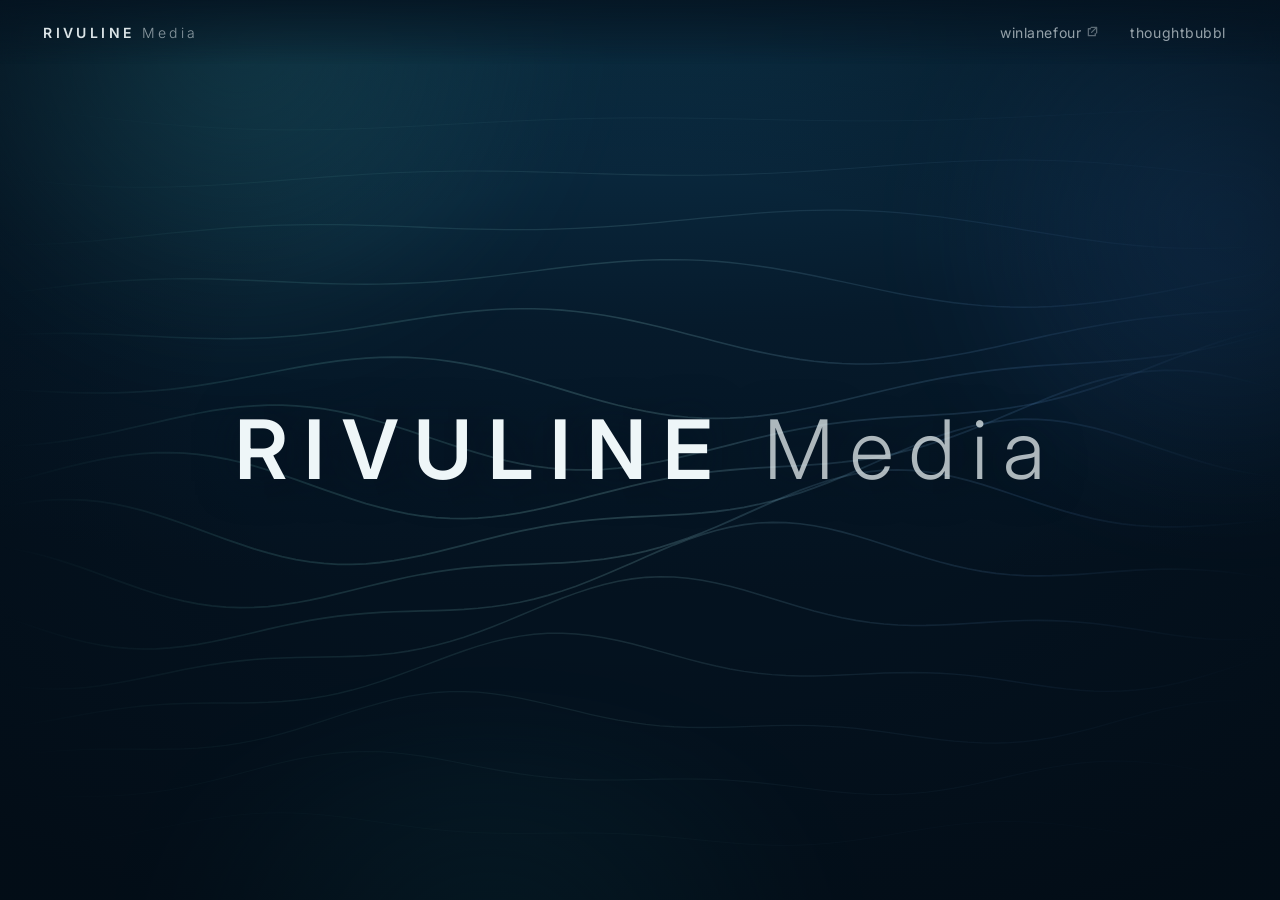
<file: index.html>
<!DOCTYPE html>
<html lang="en">
<head>
<meta charset="utf-8">
<meta name="viewport" content="width=device-width, initial-scale=1">
<title>RIVULINE Media</title>
<meta name="description" content="RIVULINE Media">
<meta name="theme-color" content="#04121f">

<meta property="og:type" content="website">
<meta property="og:title" content="RIVULINE Media">
<meta property="og:url" content="https://rivuline.com/">
<meta property="og:site_name" content="RIVULINE Media">
<meta name="twitter:card" content="summary">

<link rel="canonical" href="https://rivuline.com/">
<link rel="icon" href="data:image/svg+xml,%3Csvg xmlns='http://www.w3.org/2000/svg' viewBox='0 0 32 32'%3E%3Crect width='32' height='32' rx='8' fill='%2304121f'/%3E%3Cpath d='M5 16c4-6.5 11-6.5 14.5 0C16 22.5 9 22.5 5 16Z' fill='%236fd8d2'/%3E%3Cpath d='M19 16l8-5v10Z' fill='%236ca8e6'/%3E%3Ccircle cx='10' cy='14.8' r='1.3' fill='%2304121f'/%3E%3C/svg%3E">

<link rel="preconnect" href="https://fonts.googleapis.com">
<link rel="preconnect" href="https://fonts.gstatic.com" crossorigin>
<link href="https://fonts.googleapis.com/css2?family=Inter:wght@300;400;600&display=swap" rel="stylesheet">
<link rel="stylesheet" href="/assets/site.css">
</head>
<body class="home">

<div class="backdrop" aria-hidden="true">
  <div class="caustics">
    <i class="c1"></i><i class="c2"></i><i class="c3"></i>
  </div>
  <canvas id="waves"></canvas>
</div>

<header class="nav">
  <a class="nav-brand" href="/">RIVULINE <span class="m">Media</span></a>
  <nav class="nav-tabs" aria-label="Projects">
    <a href="https://winlanefour.com" target="_blank" rel="noopener noreferrer">
      winlanefour
      <svg class="ext" viewBox="0 0 12 12" aria-hidden="true" fill="none" stroke="currentColor" stroke-width="1.4" stroke-linecap="round" stroke-linejoin="round">
        <path d="M4.5 1.5h6v6M10.5 1.5 5 7M9 8.2v2.3h-7.5V3h2.3"/>
      </svg>
      <span class="sr-only">(opens winlanefour.com)</span>
    </a>
    <a href="/thoughtbubbl/">thoughtbubbl</a>
  </nav>
</header>

<main class="hero">
  <h1 class="mark">RIVULINE <span class="m">Media</span></h1>
</main>

<script src="/assets/waves.js"></script>
</body>
</html>
</file>
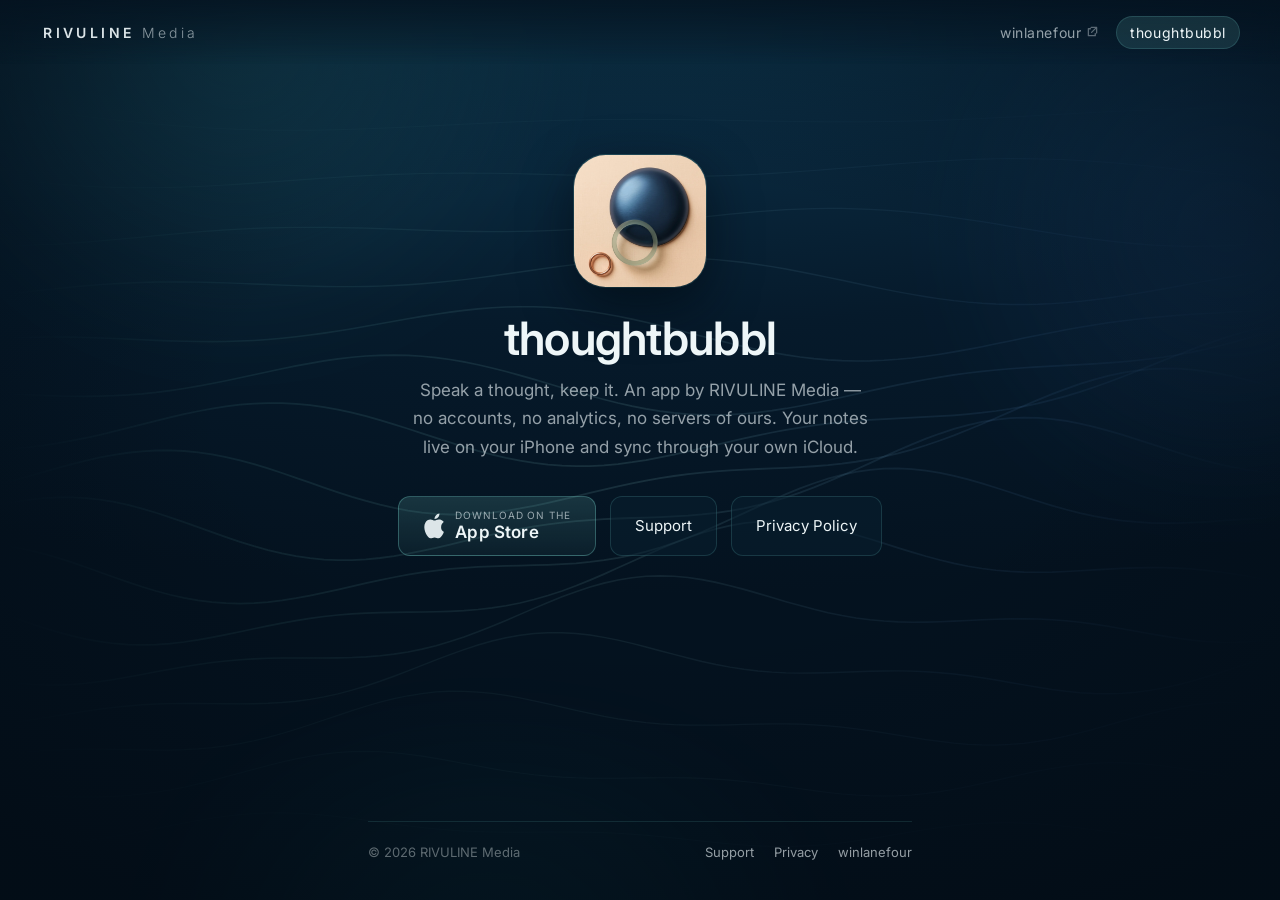
<file: thoughtbubbl/index.html>
<!DOCTYPE html>
<html lang="en">
<head>
<meta charset="utf-8">
<meta name="viewport" content="width=device-width, initial-scale=1">
<title>thoughtbubbl — RIVULINE Media</title>
<meta name="description" content="thoughtbubbl — speak a thought and keep it. An iPhone app by RIVULINE Media. No accounts, no analytics, no servers of ours.">
<meta name="theme-color" content="#04121f">

<meta property="og:type" content="website">
<meta property="og:title" content="thoughtbubbl">
<meta property="og:description" content="Speak a thought, keep it. An iPhone app by RIVULINE Media.">
<meta property="og:url" content="https://rivuline.com/thoughtbubbl/">
<meta property="og:site_name" content="RIVULINE Media">
<meta name="twitter:card" content="summary">

<link rel="canonical" href="https://rivuline.com/thoughtbubbl/">
<link rel="icon" href="data:image/svg+xml,%3Csvg xmlns='http://www.w3.org/2000/svg' viewBox='0 0 32 32'%3E%3Crect width='32' height='32' rx='8' fill='%2304121f'/%3E%3Cpath d='M5 16c4-6.5 11-6.5 14.5 0C16 22.5 9 22.5 5 16Z' fill='%236fd8d2'/%3E%3Cpath d='M19 16l8-5v10Z' fill='%236ca8e6'/%3E%3Ccircle cx='10' cy='14.8' r='1.3' fill='%2304121f'/%3E%3C/svg%3E">

<link rel="preconnect" href="https://fonts.googleapis.com">
<link rel="preconnect" href="https://fonts.gstatic.com" crossorigin>
<link href="https://fonts.googleapis.com/css2?family=Inter:wght@300;400;600&display=swap" rel="stylesheet">
<link rel="stylesheet" href="/assets/site.css">
</head>
<body>

<div class="backdrop" aria-hidden="true">
  <div class="caustics">
    <i class="c1"></i><i class="c2"></i><i class="c3"></i>
  </div>
  <canvas id="waves"></canvas>
</div>

<header class="nav">
  <a class="nav-brand" href="/">RIVULINE <span class="m">Media</span></a>
  <nav class="nav-tabs" aria-label="Projects">
    <a href="https://winlanefour.com" target="_blank" rel="noopener noreferrer">
      winlanefour
      <svg class="ext" viewBox="0 0 12 12" aria-hidden="true" fill="none" stroke="currentColor" stroke-width="1.4" stroke-linecap="round" stroke-linejoin="round">
        <path d="M4.5 1.5h6v6M10.5 1.5 5 7M9 8.2v2.3h-7.5V3h2.3"/>
      </svg>
      <span class="sr-only">(opens winlanefour.com)</span>
    </a>
    <a href="/thoughtbubbl/" aria-current="page">thoughtbubbl</a>
  </nav>
</header>

<div class="page-wrap">
  <main class="product">

    <img class="app-icon" src="/assets/thoughtbubbl-icon.jpg" width="1024" height="1024"
         alt="thoughtbubbl app icon">

    <h1>thoughtbubbl</h1>
    <p class="tagline">
      Speak a thought, keep it. An app by RIVULINE Media — no accounts, no
      analytics, no servers of ours. Your notes live on your iPhone and sync
      through your own iCloud.
    </p>

    <div class="actions">
      <a class="btn btn-store" href="https://apps.apple.com/app/thoughtbubbl/id6804577901"
         target="_blank" rel="noopener noreferrer">
        <svg class="apple" viewBox="0 0 20 24" aria-hidden="true">
          <path d="M16.6 12.7c0-2.9 2.4-4.3 2.5-4.4-1.4-2-3.5-2.3-4.2-2.3-1.8-.2-3.5 1-4.4 1-.9 0-2.3-1-3.8-1C4.8 6 3 7.1 2 8.9c-2 3.5-.5 8.7 1.4 11.6.9 1.4 2 3 3.5 2.9 1.4-.1 1.9-.9 3.6-.9s2.2.9 3.7.9 2.5-1.4 3.4-2.8c1.1-1.6 1.5-3.2 1.5-3.3-.1 0-2.9-1.1-2.5-4.6ZM13.8 4c.8-.9 1.3-2.2 1.2-3.5-1.1 0-2.5.8-3.3 1.7-.7.8-1.3 2.1-1.2 3.4 1.2.1 2.5-.6 3.3-1.6Z"/>
        </svg>
        <span class="lines">
          <span class="small">Download on the</span>
          <span class="big">App Store</span>
        </span>
      </a>

      <a class="btn" href="/thoughtbubbl/support/">Support</a>
      <a class="btn" href="/thoughtbubbl/privacy/">Privacy Policy</a>
    </div>
  </main>

  <footer class="site-foot">
    <span>&copy; <span id="year">2026</span> RIVULINE Media</span>
    <span class="spacer"></span>
    <a href="/thoughtbubbl/support/">Support</a>
    <a href="/thoughtbubbl/privacy/">Privacy</a>
    <a href="https://winlanefour.com" target="_blank" rel="noopener noreferrer">winlanefour</a>
  </footer>
</div>

<script src="/assets/waves.js"></script>
<script>
  document.getElementById('year').textContent = new Date().getFullYear();
</script>
</body>
</html>
</file>
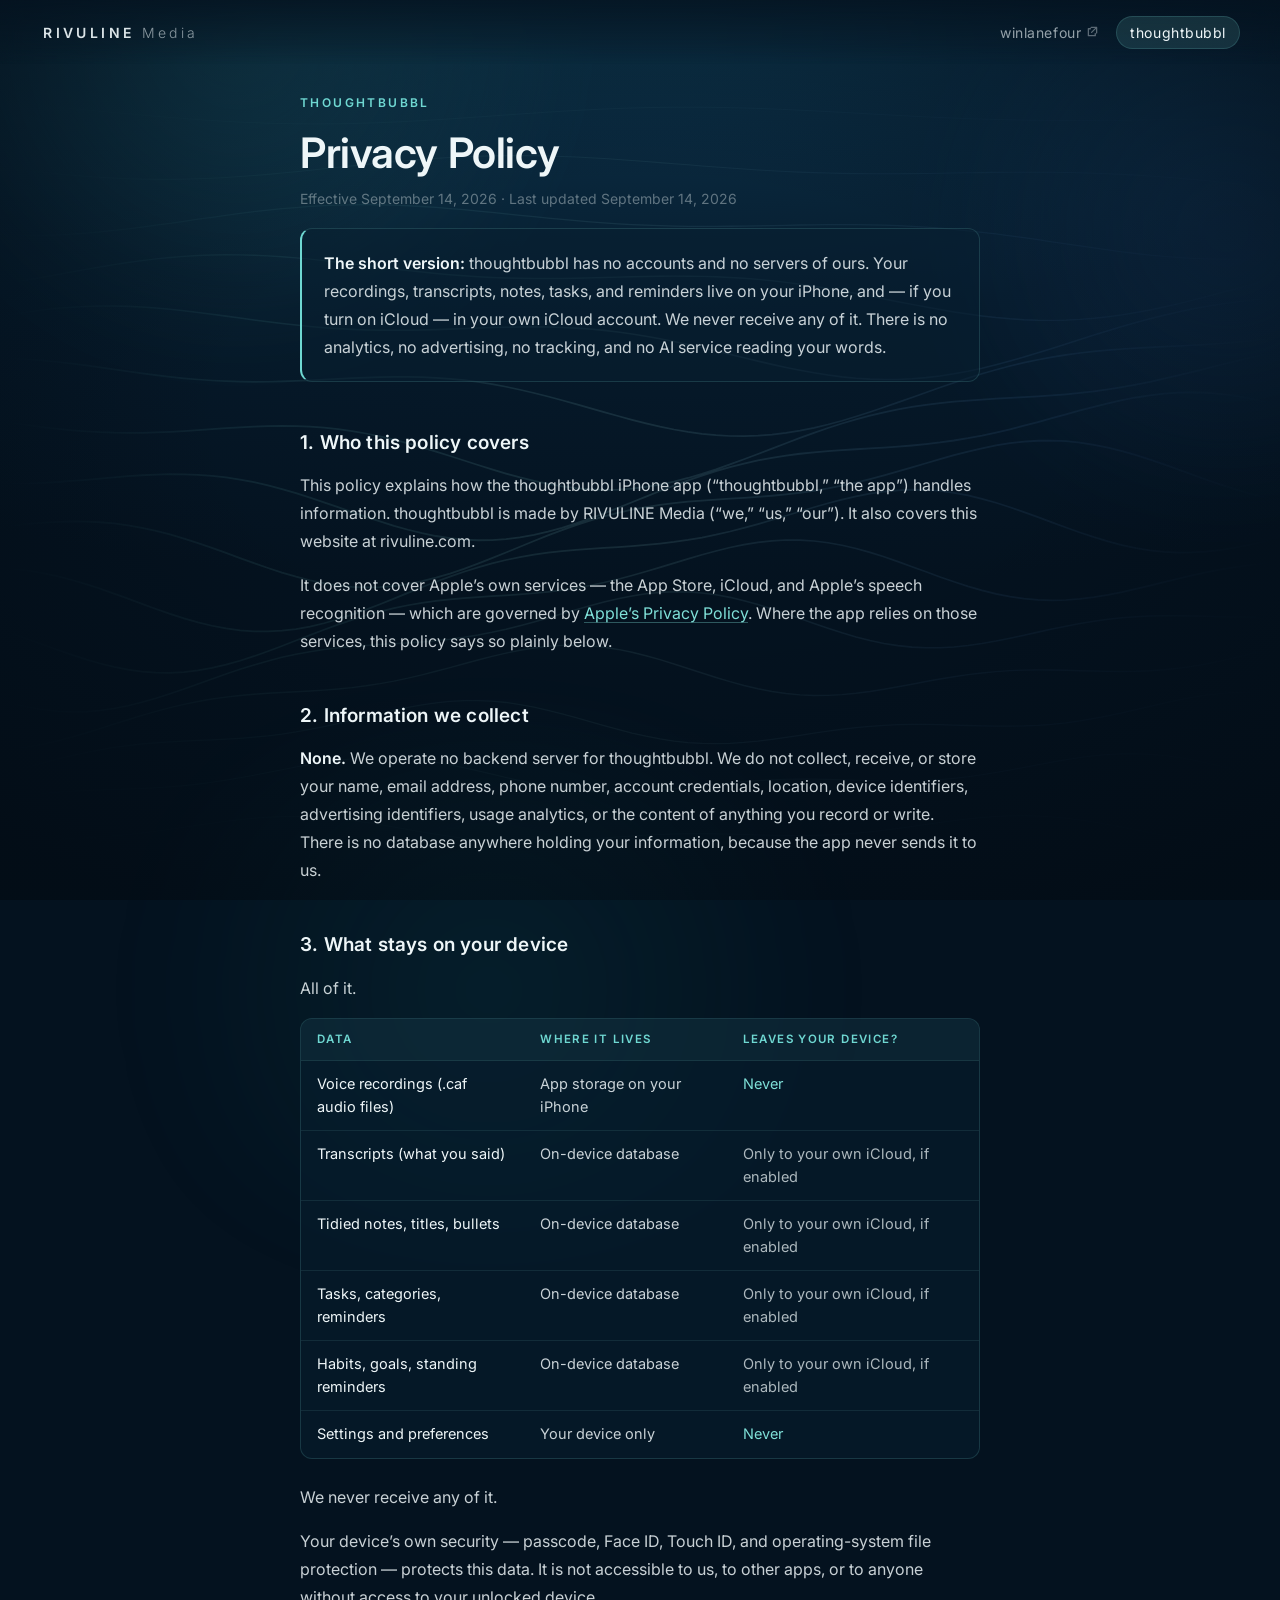
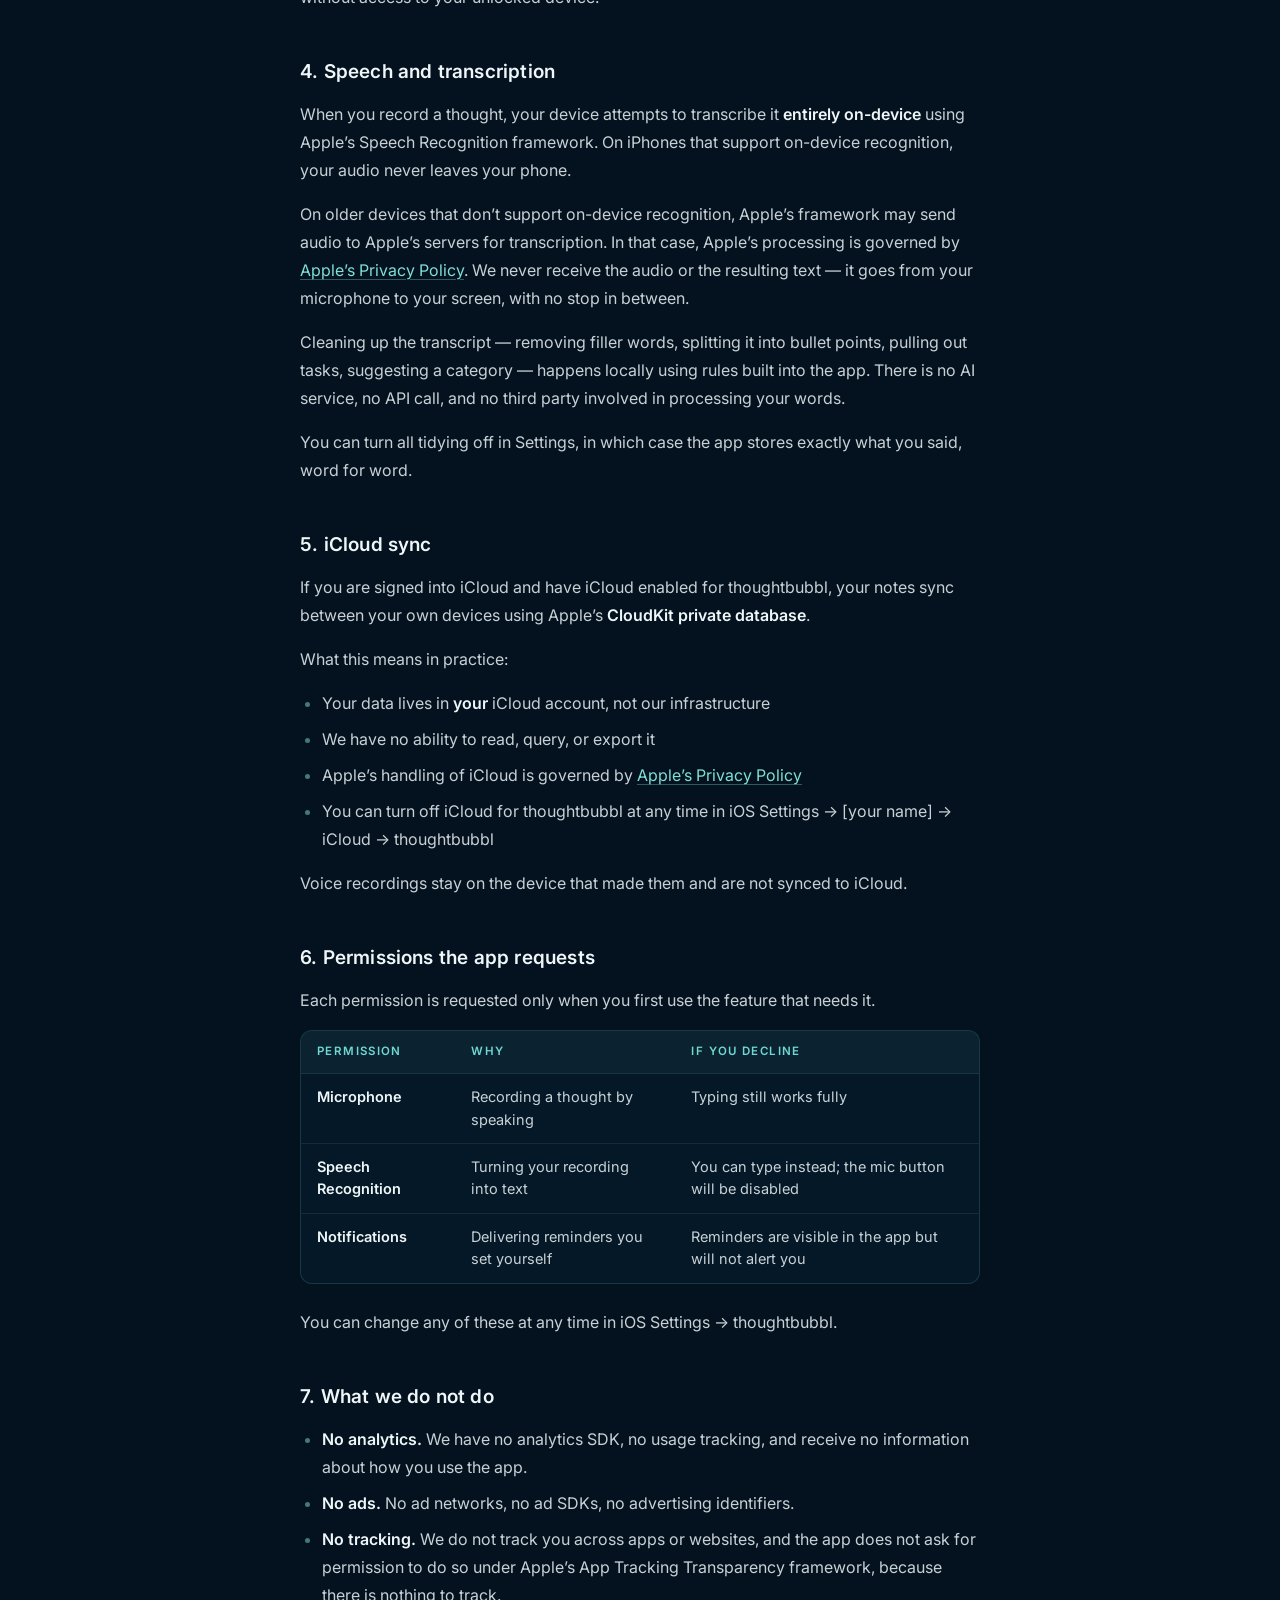
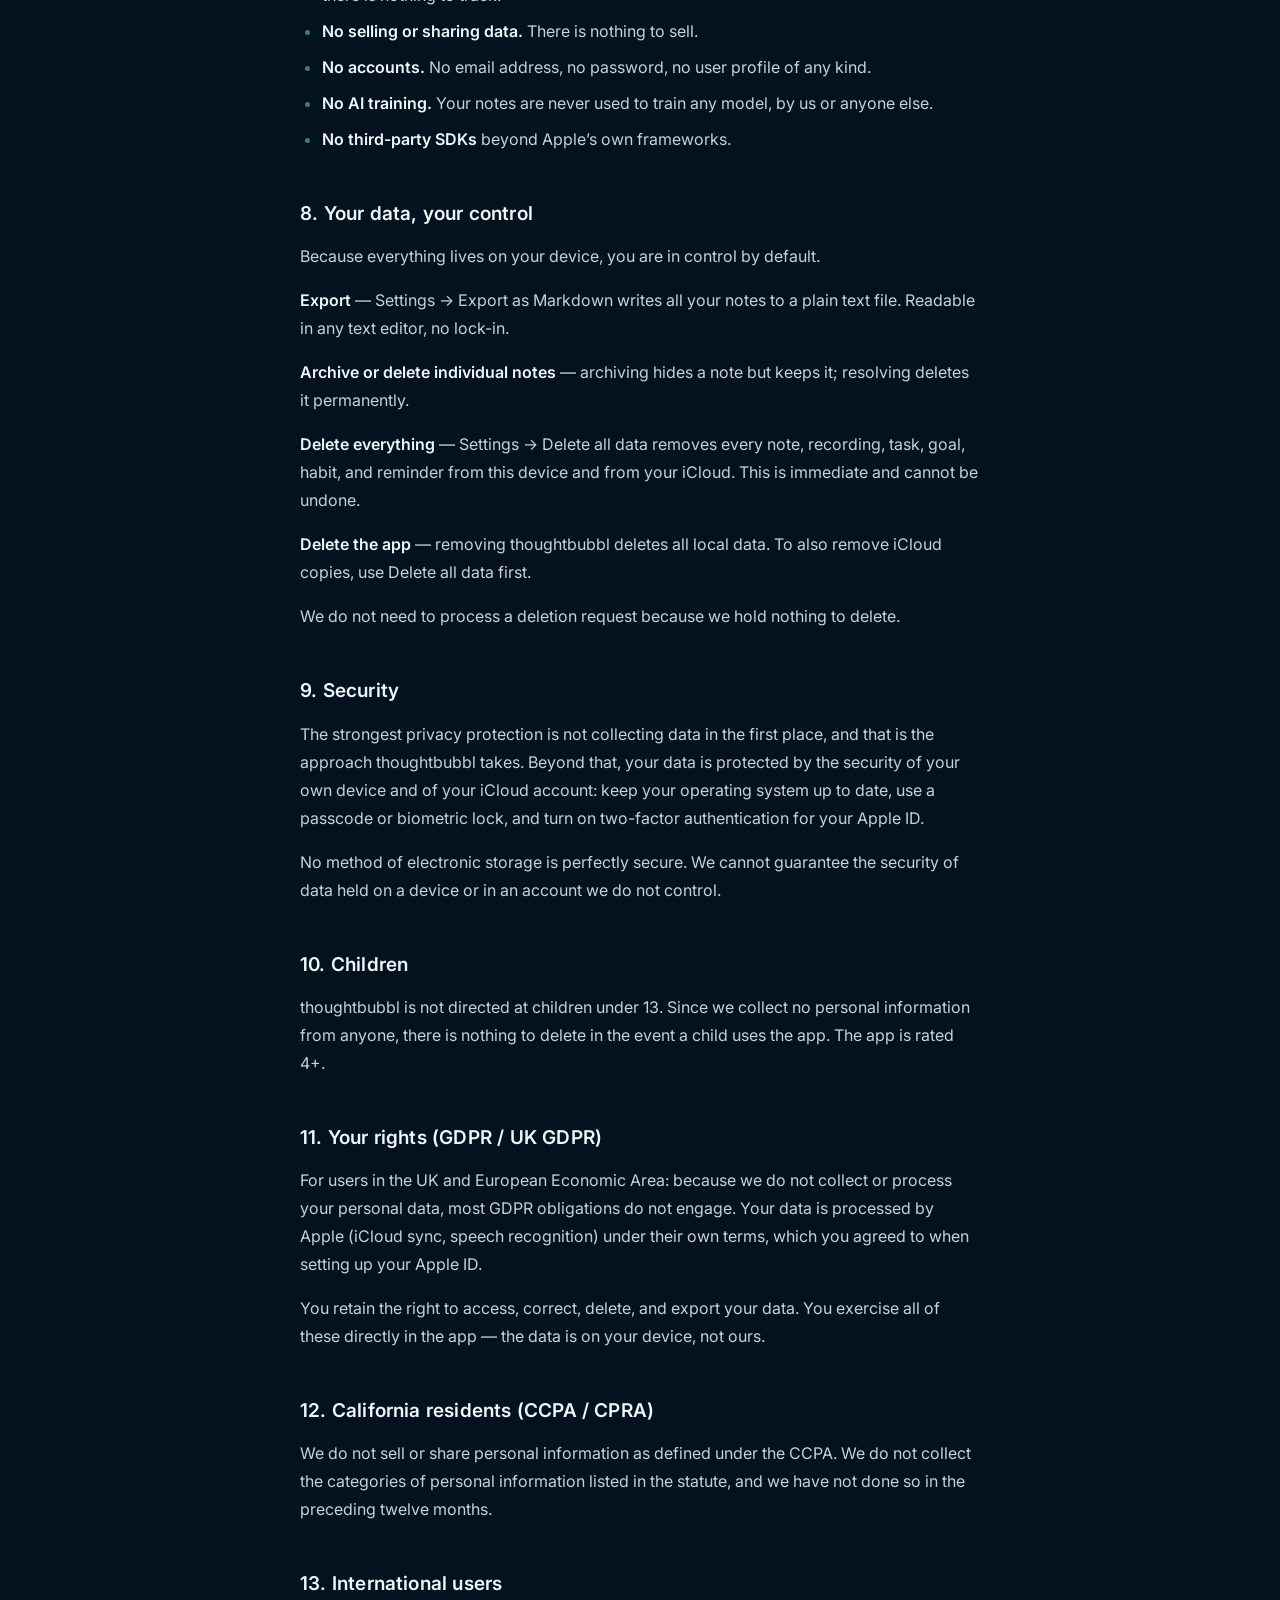
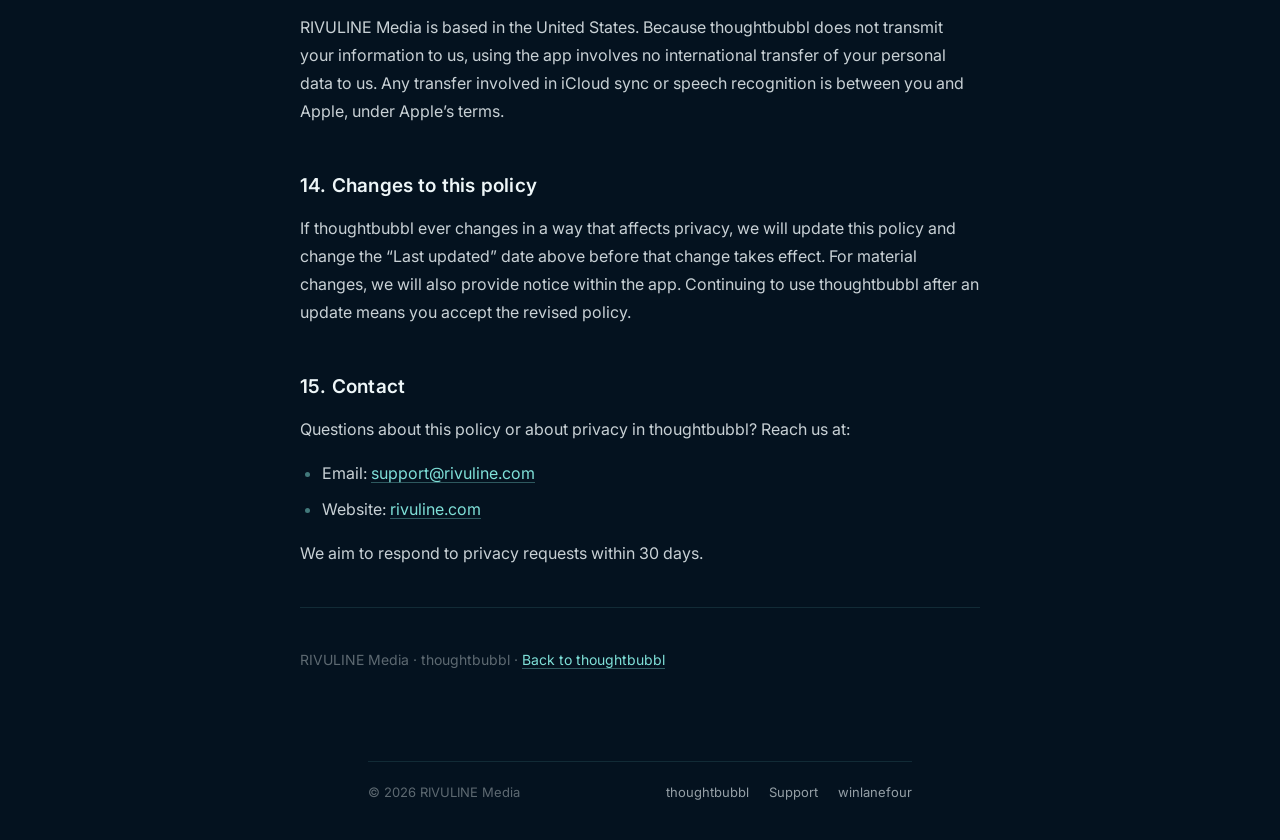
<file: thoughtbubbl/privacy/index.html>
<!DOCTYPE html>
<html lang="en">
<head>
<meta charset="utf-8">
<meta name="viewport" content="width=device-width, initial-scale=1">
<title>Privacy Policy — thoughtbubbl</title>
<meta name="description" content="Privacy policy for the thoughtbubbl app by RIVULINE Media. No accounts, no analytics, no servers of ours — your notes stay on your device and in your own iCloud.">
<meta name="theme-color" content="#04121f">

<meta property="og:type" content="article">
<meta property="og:title" content="Privacy Policy — thoughtbubbl">
<meta property="og:description" content="No accounts, no analytics, no servers of ours. Your notes stay on your device and in your own iCloud.">
<meta property="og:url" content="https://rivuline.com/thoughtbubbl/privacy/">
<meta property="og:site_name" content="RIVULINE Media">
<meta name="twitter:card" content="summary">

<link rel="canonical" href="https://rivuline.com/thoughtbubbl/privacy/">
<link rel="icon" href="data:image/svg+xml,%3Csvg xmlns='http://www.w3.org/2000/svg' viewBox='0 0 32 32'%3E%3Crect width='32' height='32' rx='8' fill='%2304121f'/%3E%3Cpath d='M5 16c4-6.5 11-6.5 14.5 0C16 22.5 9 22.5 5 16Z' fill='%236fd8d2'/%3E%3Cpath d='M19 16l8-5v10Z' fill='%236ca8e6'/%3E%3Ccircle cx='10' cy='14.8' r='1.3' fill='%2304121f'/%3E%3C/svg%3E">

<link rel="preconnect" href="https://fonts.googleapis.com">
<link rel="preconnect" href="https://fonts.gstatic.com" crossorigin>
<link href="https://fonts.googleapis.com/css2?family=Inter:wght@300;400;600&display=swap" rel="stylesheet">
<link rel="stylesheet" href="/assets/site.css">
</head>
<body>

<div class="backdrop" aria-hidden="true">
  <div class="caustics">
    <i class="c1"></i><i class="c2"></i><i class="c3"></i>
  </div>
  <canvas id="waves"></canvas>
</div>

<header class="nav">
  <a class="nav-brand" href="/">RIVULINE <span class="m">Media</span></a>
  <nav class="nav-tabs" aria-label="Projects">
    <a href="https://winlanefour.com" target="_blank" rel="noopener noreferrer">
      winlanefour
      <svg class="ext" viewBox="0 0 12 12" aria-hidden="true" fill="none" stroke="currentColor" stroke-width="1.4" stroke-linecap="round" stroke-linejoin="round">
        <path d="M4.5 1.5h6v6M10.5 1.5 5 7M9 8.2v2.3h-7.5V3h2.3"/>
      </svg>
      <span class="sr-only">(opens winlanefour.com)</span>
    </a>
    <a href="/thoughtbubbl/" aria-current="page">thoughtbubbl</a>
  </nav>
</header>

<div class="page-wrap">
  <main class="prose">
    <p class="eyebrow">thoughtbubbl</p>
    <h1>Privacy Policy</h1>
    <p class="dateline">Effective <time datetime="2026-09-14">September 14, 2026</time> &middot; Last updated <time datetime="2026-09-14">September 14, 2026</time></p>

    <div class="callout">
      <p><strong>The short version:</strong> thoughtbubbl has no accounts and no servers
      of ours. Your recordings, transcripts, notes, tasks, and reminders live on your
      iPhone, and &mdash; if you turn on iCloud &mdash; in your own iCloud account. We
      never receive any of it. There is no analytics, no advertising, no tracking, and no
      AI service reading your words.</p>
    </div>

    <h2>1. Who this policy covers</h2>
    <p>This policy explains how the thoughtbubbl iPhone app (&ldquo;thoughtbubbl,&rdquo;
    &ldquo;the app&rdquo;) handles information. thoughtbubbl is made by RIVULINE Media
    (&ldquo;we,&rdquo; &ldquo;us,&rdquo; &ldquo;our&rdquo;). It also covers this website
    at rivuline.com.</p>
    <p>It does not cover Apple&rsquo;s own services &mdash; the App Store, iCloud, and
    Apple&rsquo;s speech recognition &mdash; which are governed by
    <a href="https://www.apple.com/legal/privacy/" rel="noopener">Apple&rsquo;s Privacy
    Policy</a>. Where the app relies on those services, this policy says so plainly
    below.</p>

    <h2>2. Information we collect</h2>
    <p><strong>None.</strong> We operate no backend server for thoughtbubbl. We do not
    collect, receive, or store your name, email address, phone number, account
    credentials, location, device identifiers, advertising identifiers, usage analytics,
    or the content of anything you record or write. There is no database anywhere holding
    your information, because the app never sends it to us.</p>

    <h2>3. What stays on your device</h2>
    <p>All of it.</p>
    <div class="table-wrap">
      <table>
        <thead>
          <tr><th scope="col">Data</th><th scope="col">Where it lives</th><th scope="col">Leaves your device?</th></tr>
        </thead>
        <tbody>
          <tr><td>Voice recordings (.caf audio files)</td><td>App storage on your iPhone</td><td class="never">Never</td></tr>
          <tr><td>Transcripts (what you said)</td><td>On-device database</td><td class="maybe">Only to your own iCloud, if enabled</td></tr>
          <tr><td>Tidied notes, titles, bullets</td><td>On-device database</td><td class="maybe">Only to your own iCloud, if enabled</td></tr>
          <tr><td>Tasks, categories, reminders</td><td>On-device database</td><td class="maybe">Only to your own iCloud, if enabled</td></tr>
          <tr><td>Habits, goals, standing reminders</td><td>On-device database</td><td class="maybe">Only to your own iCloud, if enabled</td></tr>
          <tr><td>Settings and preferences</td><td>Your device only</td><td class="never">Never</td></tr>
        </tbody>
      </table>
    </div>
    <p>We never receive any of it.</p>
    <p>Your device&rsquo;s own security &mdash; passcode, Face&nbsp;ID, Touch&nbsp;ID, and
    operating-system file protection &mdash; protects this data. It is not accessible to
    us, to other apps, or to anyone without access to your unlocked device.</p>

    <h2>4. Speech and transcription</h2>
    <p>When you record a thought, your device attempts to transcribe it
    <strong>entirely on-device</strong> using Apple&rsquo;s Speech Recognition framework.
    On iPhones that support on-device recognition, your audio never leaves your phone.</p>
    <p>On older devices that don&rsquo;t support on-device recognition, Apple&rsquo;s
    framework may send audio to Apple&rsquo;s servers for transcription. In that case,
    Apple&rsquo;s processing is governed by
    <a href="https://www.apple.com/legal/privacy/" rel="noopener">Apple&rsquo;s Privacy
    Policy</a>. We never receive the audio or the resulting text &mdash; it goes from your
    microphone to your screen, with no stop in between.</p>
    <p>Cleaning up the transcript &mdash; removing filler words, splitting it into bullet
    points, pulling out tasks, suggesting a category &mdash; happens locally using rules
    built into the app. There is no AI service, no API call, and no third party involved
    in processing your words.</p>
    <p>You can turn all tidying off in Settings, in which case the app stores exactly what
    you said, word for word.</p>

    <h2>5. iCloud sync</h2>
    <p>If you are signed into iCloud and have iCloud enabled for thoughtbubbl, your notes
    sync between your own devices using Apple&rsquo;s <strong>CloudKit private
    database</strong>.</p>
    <p>What this means in practice:</p>
    <ul>
      <li>Your data lives in <strong>your</strong> iCloud account, not our infrastructure</li>
      <li>We have no ability to read, query, or export it</li>
      <li>Apple&rsquo;s handling of iCloud is governed by
      <a href="https://www.apple.com/legal/privacy/" rel="noopener">Apple&rsquo;s Privacy
      Policy</a></li>
      <li>You can turn off iCloud for thoughtbubbl at any time in iOS Settings &rarr;
      [your name] &rarr; iCloud &rarr; thoughtbubbl</li>
    </ul>
    <p>Voice recordings stay on the device that made them and are not synced to iCloud.</p>

    <h2>6. Permissions the app requests</h2>
    <p>Each permission is requested only when you first use the feature that needs it.</p>
    <div class="table-wrap">
      <table>
        <thead>
          <tr><th scope="col">Permission</th><th scope="col">Why</th><th scope="col">If you decline</th></tr>
        </thead>
        <tbody>
          <tr><td><strong>Microphone</strong></td><td>Recording a thought by speaking</td><td>Typing still works fully</td></tr>
          <tr><td><strong>Speech Recognition</strong></td><td>Turning your recording into text</td><td>You can type instead; the mic button will be disabled</td></tr>
          <tr><td><strong>Notifications</strong></td><td>Delivering reminders you set yourself</td><td>Reminders are visible in the app but will not alert you</td></tr>
        </tbody>
      </table>
    </div>
    <p>You can change any of these at any time in iOS Settings &rarr; thoughtbubbl.</p>

    <h2>7. What we do not do</h2>
    <ul>
      <li><strong>No analytics.</strong> We have no analytics SDK, no usage tracking, and
      receive no information about how you use the app.</li>
      <li><strong>No ads.</strong> No ad networks, no ad SDKs, no advertising identifiers.</li>
      <li><strong>No tracking.</strong> We do not track you across apps or websites, and
      the app does not ask for permission to do so under Apple&rsquo;s App Tracking
      Transparency framework, because there is nothing to track.</li>
      <li><strong>No selling or sharing data.</strong> There is nothing to sell.</li>
      <li><strong>No accounts.</strong> No email address, no password, no user profile of
      any kind.</li>
      <li><strong>No AI training.</strong> Your notes are never used to train any model,
      by us or anyone else.</li>
      <li><strong>No third-party SDKs</strong> beyond Apple&rsquo;s own frameworks.</li>
    </ul>

    <h2>8. Your data, your control</h2>
    <p>Because everything lives on your device, you are in control by default.</p>
    <p><strong>Export</strong> &mdash; Settings &rarr; Export as Markdown writes all your
    notes to a plain text file. Readable in any text editor, no lock-in.</p>
    <p><strong>Archive or delete individual notes</strong> &mdash; archiving hides a note
    but keeps it; resolving deletes it permanently.</p>
    <p><strong>Delete everything</strong> &mdash; Settings &rarr; Delete all data removes
    every note, recording, task, goal, habit, and reminder from this device and from your
    iCloud. This is immediate and cannot be undone.</p>
    <p><strong>Delete the app</strong> &mdash; removing thoughtbubbl deletes all local
    data. To also remove iCloud copies, use Delete all data first.</p>
    <p>We do not need to process a deletion request because we hold nothing to delete.</p>

    <h2>9. Security</h2>
    <p>The strongest privacy protection is not collecting data in the first place, and
    that is the approach thoughtbubbl takes. Beyond that, your data is protected by the
    security of your own device and of your iCloud account: keep your operating system up
    to date, use a passcode or biometric lock, and turn on two-factor authentication for
    your Apple&nbsp;ID.</p>
    <p>No method of electronic storage is perfectly secure. We cannot guarantee the
    security of data held on a device or in an account we do not control.</p>

    <h2>10. Children</h2>
    <p>thoughtbubbl is not directed at children under 13. Since we collect no personal
    information from anyone, there is nothing to delete in the event a child uses the app.
    The app is rated 4+.</p>

    <h2>11. Your rights (GDPR / UK GDPR)</h2>
    <p>For users in the UK and European Economic Area: because we do not collect or
    process your personal data, most GDPR obligations do not engage. Your data is
    processed by Apple (iCloud sync, speech recognition) under their own terms, which you
    agreed to when setting up your Apple&nbsp;ID.</p>
    <p>You retain the right to access, correct, delete, and export your data. You exercise
    all of these directly in the app &mdash; the data is on your device, not ours.</p>

    <h2>12. California residents (CCPA / CPRA)</h2>
    <p>We do not sell or share personal information as defined under the CCPA. We do not
    collect the categories of personal information listed in the statute, and we have not
    done so in the preceding twelve months.</p>

    <h2>13. International users</h2>
    <p>RIVULINE Media is based in the United States. Because thoughtbubbl does not
    transmit your information to us, using the app involves no international transfer of
    your personal data to us. Any transfer involved in iCloud sync or speech recognition
    is between you and Apple, under Apple&rsquo;s terms.</p>

    <h2>14. Changes to this policy</h2>
    <p>If thoughtbubbl ever changes in a way that affects privacy, we will update this
    policy and change the &ldquo;Last updated&rdquo; date above before that change takes
    effect. For material changes, we will also provide notice within the app. Continuing
    to use thoughtbubbl after an update means you accept the revised policy.</p>

    <h2>15. Contact</h2>
    <p>Questions about this policy or about privacy in thoughtbubbl? Reach us at:</p>
    <ul>
      <li>Email: <a href="mailto:support@rivuline.com">support@rivuline.com</a></li>
      <li>Website: <a href="https://rivuline.com/">rivuline.com</a></li>
    </ul>
    <p>We aim to respond to privacy requests within 30 days.</p>

    <hr>
    <p style="font-size:14px;color:var(--faint)">
      RIVULINE Media &middot; thoughtbubbl &middot;
      <a href="/thoughtbubbl/">Back to thoughtbubbl</a>
    </p>
  </main>

  <footer class="site-foot">
    <span>&copy; <span id="year">2026</span> RIVULINE Media</span>
    <span class="spacer"></span>
    <a href="/thoughtbubbl/">thoughtbubbl</a>
    <a href="/thoughtbubbl/support/">Support</a>
    <a href="https://winlanefour.com" target="_blank" rel="noopener noreferrer">winlanefour</a>
  </footer>
</div>

<script src="/assets/waves.js"></script>
<script>document.getElementById('year').textContent = new Date().getFullYear();</script>
</body>
</html>
</file>
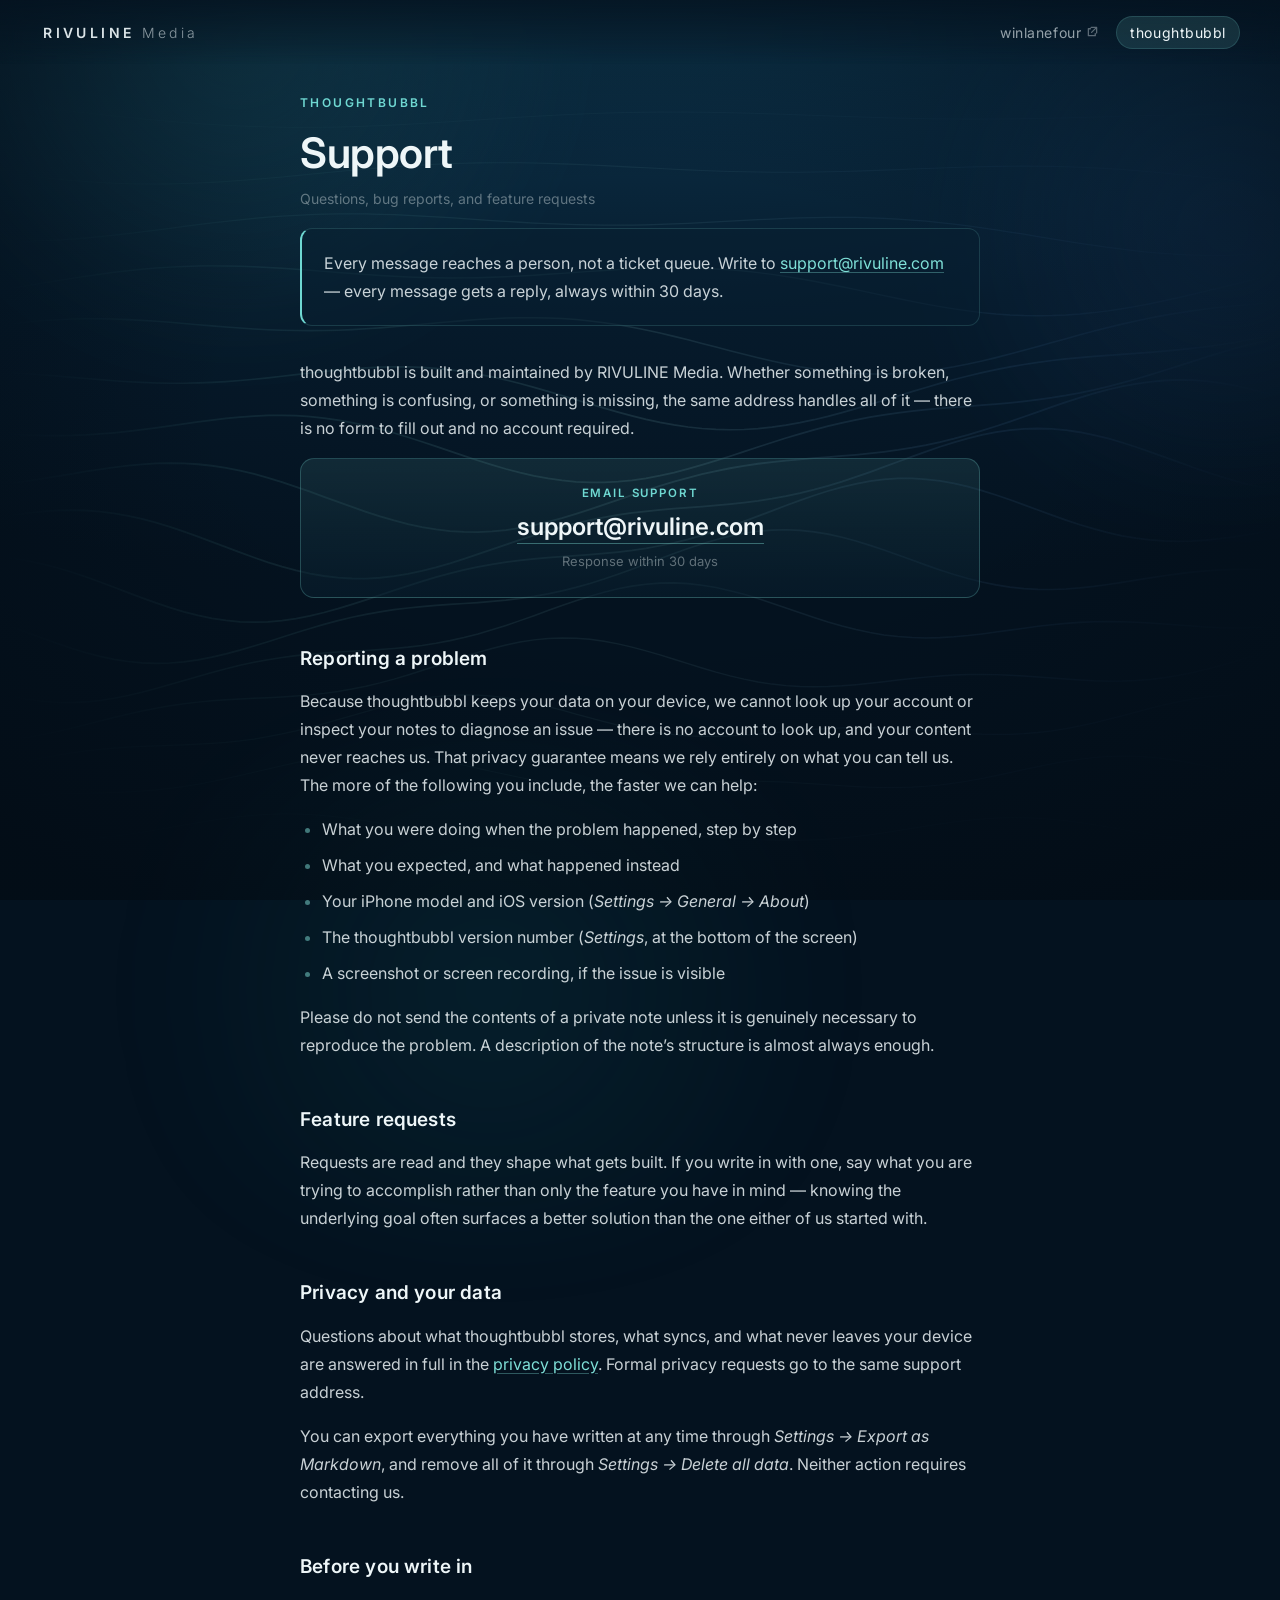
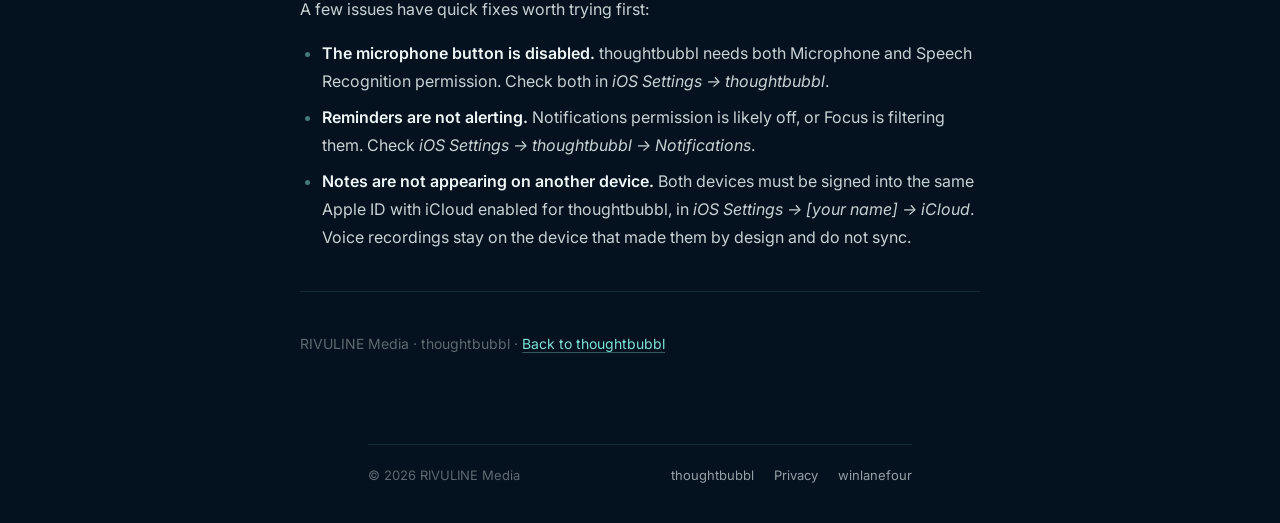
<file: thoughtbubbl/support/index.html>
<!DOCTYPE html>
<html lang="en">
<head>
<meta charset="utf-8">
<meta name="viewport" content="width=device-width, initial-scale=1">
<title>Support — thoughtbubbl</title>
<meta name="description" content="Get help with thoughtbubbl. Email support@rivuline.com for questions, bug reports, and feature requests.">
<meta name="theme-color" content="#04121f">

<meta property="og:type" content="website">
<meta property="og:title" content="Support — thoughtbubbl">
<meta property="og:description" content="Get help with thoughtbubbl. Email support@rivuline.com for questions, bug reports, and feature requests.">
<meta property="og:url" content="https://rivuline.com/thoughtbubbl/support/">
<meta property="og:site_name" content="RIVULINE Media">
<meta name="twitter:card" content="summary">

<link rel="canonical" href="https://rivuline.com/thoughtbubbl/support/">
<link rel="icon" href="data:image/svg+xml,%3Csvg xmlns='http://www.w3.org/2000/svg' viewBox='0 0 32 32'%3E%3Crect width='32' height='32' rx='8' fill='%2304121f'/%3E%3Cpath d='M5 16c4-6.5 11-6.5 14.5 0C16 22.5 9 22.5 5 16Z' fill='%236fd8d2'/%3E%3Cpath d='M19 16l8-5v10Z' fill='%236ca8e6'/%3E%3Ccircle cx='10' cy='14.8' r='1.3' fill='%2304121f'/%3E%3C/svg%3E">

<link rel="preconnect" href="https://fonts.googleapis.com">
<link rel="preconnect" href="https://fonts.gstatic.com" crossorigin>
<link href="https://fonts.googleapis.com/css2?family=Inter:wght@300;400;600&display=swap" rel="stylesheet">
<link rel="stylesheet" href="/assets/site.css">
</head>
<body>

<div class="backdrop" aria-hidden="true">
  <div class="caustics">
    <i class="c1"></i><i class="c2"></i><i class="c3"></i>
  </div>
  <canvas id="waves"></canvas>
</div>

<header class="nav">
  <a class="nav-brand" href="/">RIVULINE <span class="m">Media</span></a>
  <nav class="nav-tabs" aria-label="Projects">
    <a href="https://winlanefour.com" target="_blank" rel="noopener noreferrer">
      winlanefour
      <svg class="ext" viewBox="0 0 12 12" aria-hidden="true" fill="none" stroke="currentColor" stroke-width="1.4" stroke-linecap="round" stroke-linejoin="round">
        <path d="M4.5 1.5h6v6M10.5 1.5 5 7M9 8.2v2.3h-7.5V3h2.3"/>
      </svg>
      <span class="sr-only">(opens winlanefour.com)</span>
    </a>
    <a href="/thoughtbubbl/" aria-current="page">thoughtbubbl</a>
  </nav>
</header>

<div class="page-wrap">
  <main class="prose">
    <p class="eyebrow">thoughtbubbl</p>
    <h1>Support</h1>
    <p class="dateline">Questions, bug reports, and feature requests</p>

    <div class="callout">
      <p>Every message reaches a person, not a ticket queue. Write to
      <a href="mailto:support@rivuline.com">support@rivuline.com</a> &mdash; every message
      gets a reply, always within 30 days.</p>
    </div>

    <p>thoughtbubbl is built and maintained by RIVULINE Media. Whether something is
    broken, something is confusing, or something is missing, the same address handles all
    of it &mdash; there is no form to fill out and no account required.</p>

    <div class="contact-card">
      <p class="contact-label">Email support</p>
      <p class="contact-value"><a href="mailto:support@rivuline.com">support@rivuline.com</a></p>
      <p class="contact-meta">Response within 30 days</p>
    </div>

    <h2>Reporting a problem</h2>
    <p>Because thoughtbubbl keeps your data on your device, we cannot look up your account
    or inspect your notes to diagnose an issue &mdash; there is no account to look up, and
    your content never reaches us. That privacy guarantee means we rely entirely on what
    you can tell us. The more of the following you include, the faster we can help:</p>
    <ul>
      <li>What you were doing when the problem happened, step by step</li>
      <li>What you expected, and what happened instead</li>
      <li>Your iPhone model and iOS version
      (<em>Settings &rarr; General &rarr; About</em>)</li>
      <li>The thoughtbubbl version number
      (<em>Settings</em>, at the bottom of the screen)</li>
      <li>A screenshot or screen recording, if the issue is visible</li>
    </ul>
    <p>Please do not send the contents of a private note unless it is genuinely necessary
    to reproduce the problem. A description of the note&rsquo;s structure is almost always
    enough.</p>

    <h2>Feature requests</h2>
    <p>Requests are read and they shape what gets built. If you write in with one, say
    what you are trying to accomplish rather than only the feature you have in mind
    &mdash; knowing the underlying goal often surfaces a better solution than the one
    either of us started with.</p>

    <h2>Privacy and your data</h2>
    <p>Questions about what thoughtbubbl stores, what syncs, and what never leaves your
    device are answered in full in the
    <a href="/thoughtbubbl/privacy/">privacy policy</a>. Formal privacy requests go to the
    same support address.</p>
    <p>You can export everything you have written at any time through
    <em>Settings &rarr; Export as Markdown</em>, and remove all of it through
    <em>Settings &rarr; Delete all data</em>. Neither action requires contacting us.</p>

    <h2>Before you write in</h2>
    <p>A few issues have quick fixes worth trying first:</p>
    <ul>
      <li><strong>The microphone button is disabled.</strong> thoughtbubbl needs both
      Microphone and Speech Recognition permission. Check both in
      <em>iOS Settings &rarr; thoughtbubbl</em>.</li>
      <li><strong>Reminders are not alerting.</strong> Notifications permission is likely
      off, or Focus is filtering them. Check
      <em>iOS Settings &rarr; thoughtbubbl &rarr; Notifications</em>.</li>
      <li><strong>Notes are not appearing on another device.</strong> Both devices must be
      signed into the same Apple&nbsp;ID with iCloud enabled for thoughtbubbl, in
      <em>iOS Settings &rarr; [your name] &rarr; iCloud</em>. Voice recordings stay on the
      device that made them by design and do not sync.</li>
    </ul>

    <hr>
    <p style="font-size:14px;color:var(--faint)">
      RIVULINE Media &middot; thoughtbubbl &middot;
      <a href="/thoughtbubbl/">Back to thoughtbubbl</a>
    </p>
  </main>

  <footer class="site-foot">
    <span>&copy; <span id="year">2026</span> RIVULINE Media</span>
    <span class="spacer"></span>
    <a href="/thoughtbubbl/">thoughtbubbl</a>
    <a href="/thoughtbubbl/privacy/">Privacy</a>
    <a href="https://winlanefour.com" target="_blank" rel="noopener noreferrer">winlanefour</a>
  </footer>
</div>

<script src="/assets/waves.js"></script>
<script>document.getElementById('year').textContent = new Date().getFullYear();</script>
</body>
</html>
</file>
<file: assets/site.css>
/* ==========================================================================
   RIVULINE Media — shared site shell
   Tokens, animated underwater backdrop, nav, buttons, prose.
   ========================================================================== */

:root{
  --deep:#04121f;
  --deep-2:#061a2b;
  --text:#eef6f8;
  --muted:rgba(238,246,248,.62);
  --faint:rgba(238,246,248,.38);
  --accent:#7fe0d8;
  --accent-dim:#6fd8d2;
  --line:rgba(127,224,216,.16);
  --panel:rgba(8,32,48,.52);
  --nav-h:64px;
  --measure:68ch;
}

*,*::before,*::after{box-sizing:border-box}

html{scroll-behavior:smooth}

body{
  margin:0;
  min-height:100%;
  background:var(--deep);
  color:var(--text);
  font-family:"Inter",-apple-system,BlinkMacSystemFont,"Segoe UI",Roboto,Helvetica,Arial,sans-serif;
  -webkit-font-smoothing:antialiased;
  text-rendering:optimizeLegibility;
}

/* Home page is a fixed, non-scrolling splash. */
body.home{height:100vh;height:100dvh;overflow:hidden}

a{color:var(--accent);text-decoration-color:rgba(127,224,216,.35);text-underline-offset:3px}
a:hover{text-decoration-color:var(--accent)}

:focus-visible{
  outline:2px solid var(--accent);
  outline-offset:3px;
  border-radius:4px;
}

/* --------------------------------------------------------------------------
   Backdrop: depth gradient + drifting caustics + flowing current lines
   -------------------------------------------------------------------------- */
.backdrop{
  position:fixed;
  inset:0;
  z-index:0;
  pointer-events:none;
  isolation:isolate;
}
.backdrop::before{
  content:"";
  position:absolute;inset:0;z-index:0;
  background:
    radial-gradient(120% 78% at 50% -12%, #10425a 0%, #0a2a40 34%, #061a2b 62%, #04121f 100%),
    linear-gradient(180deg,#062033 0%,#04121f 70%,#020b14 100%);
}
.backdrop::after{
  content:"";
  position:absolute;inset:0;z-index:3;
  background:radial-gradient(78% 62% at 50% 46%, rgba(0,0,0,0) 42%, rgba(2,9,16,.55) 100%);
}

.caustics{
  position:absolute;inset:-15%;z-index:1;
  filter:blur(46px);
  opacity:.5;
}
.caustics i{
  position:absolute;
  display:block;
  border-radius:50%;
  mix-blend-mode:screen;
}
.c1{
  width:62vw;height:52vw;left:2%;top:-14%;
  background:radial-gradient(circle at 50% 50%, rgba(74,196,196,.42), rgba(74,196,196,0) 68%);
  animation:drift1 26s ease-in-out infinite alternate;
}
.c2{
  width:54vw;height:46vw;right:-6%;top:6%;
  background:radial-gradient(circle at 50% 50%, rgba(56,128,214,.38), rgba(56,128,214,0) 68%);
  animation:drift2 32s ease-in-out infinite alternate;
}
.c3{
  width:70vw;height:40vw;left:14%;bottom:-18%;
  background:radial-gradient(circle at 50% 50%, rgba(30,150,160,.3), rgba(30,150,160,0) 70%);
  animation:drift3 38s ease-in-out infinite alternate;
}
@keyframes drift1{
  from{transform:translate3d(0,0,0) scale(1)}
  to{transform:translate3d(7vw,5vh,0) scale(1.14)}
}
@keyframes drift2{
  from{transform:translate3d(0,0,0) scale(1.08)}
  to{transform:translate3d(-8vw,7vh,0) scale(.94)}
}
@keyframes drift3{
  from{transform:translate3d(0,0,0) scale(1)}
  to{transform:translate3d(-6vw,-5vh,0) scale(1.12)}
}

#waves{
  position:absolute;inset:0;z-index:2;
  width:100%;height:100%;
}

/* Subpages need the copy to stay readable over the moving water. */
body:not(.home) .caustics{opacity:.34}
body:not(.home) #waves{opacity:.6}

/* --------------------------------------------------------------------------
   Nav
   -------------------------------------------------------------------------- */
.nav{
  position:fixed;
  top:0;left:0;right:0;
  z-index:20;
  min-height:var(--nav-h);
  display:flex;
  align-items:center;
  gap:16px;
  flex-wrap:wrap;
  padding:12px clamp(16px,4vw,40px);
  background:linear-gradient(180deg, rgba(4,18,31,.78) 0%, rgba(4,18,31,.34) 62%, rgba(4,18,31,0) 100%);
  backdrop-filter:blur(10px);
  -webkit-backdrop-filter:blur(10px);
}

.nav-brand{
  font-size:14px;
  font-weight:600;
  letter-spacing:.24em;
  text-indent:.24em;
  color:var(--text);
  text-decoration:none;
  white-space:nowrap;
  opacity:.92;
  transition:opacity .2s ease;
}
.nav-brand:hover{opacity:1}
.nav-brand .m{font-weight:300;color:var(--muted)}

.nav-tabs{
  display:flex;
  align-items:center;
  gap:4px;
  margin-left:auto;
  flex-wrap:wrap;
}
.nav-tabs a{
  position:relative;
  display:inline-flex;
  align-items:center;
  gap:6px;
  padding:8px 14px;
  border-radius:999px;
  font-size:14px;
  font-weight:400;
  letter-spacing:.04em;
  color:var(--muted);
  text-decoration:none;
  white-space:nowrap;
  transition:color .2s ease, background-color .2s ease;
}
.nav-tabs a:hover{color:var(--text);background:rgba(127,224,216,.09)}
.nav-tabs a[aria-current="page"]{
  color:var(--text);
  background:rgba(127,224,216,.13);
  box-shadow:inset 0 0 0 1px var(--line);
}
.nav-tabs .ext{
  width:11px;height:11px;
  flex:none;
  opacity:.6;
  transform:translateY(-1px);
}
.nav-tabs a:hover .ext{opacity:.95}

/* --------------------------------------------------------------------------
   Home hero
   -------------------------------------------------------------------------- */
.hero{
  position:relative;
  z-index:4;
  height:100vh;
  height:100dvh;
  display:grid;
  place-items:center;
}
.mark{
  margin:0;
  padding:0 24px;
  text-align:center;
  font-size:clamp(22px,7vw,82px);
  font-weight:600;
  letter-spacing:.2em;
  text-indent:.2em;            /* balance the trailing letter-space */
  line-height:1.25;
  white-space:nowrap;
  color:var(--text);
  text-shadow:0 2px 40px rgba(4,18,31,.7);
  opacity:0;
  transform:translateY(14px);
  animation:rise 1.8s cubic-bezier(.2,.7,.25,1) .25s forwards;
}
.mark .m{
  font-weight:300;
  color:rgba(238,246,248,.72);
}
@keyframes rise{to{opacity:1;transform:none}}

/* --------------------------------------------------------------------------
   Subpage layout
   -------------------------------------------------------------------------- */
.page-wrap{
  position:relative;
  z-index:4;
  min-height:100vh;
  min-height:100dvh;
  display:flex;
  flex-direction:column;
  padding:calc(var(--nav-h) + 28px) clamp(16px,5vw,40px) 0;
}
.page-wrap > main{flex:1 0 auto;width:100%}

.site-foot{
  flex:none;
  width:100%;
  max-width:var(--measure);
  margin:72px auto 0;
  padding:22px 0 40px;
  border-top:1px solid rgba(127,224,216,.12);
  display:flex;
  flex-wrap:wrap;
  gap:8px 20px;
  align-items:center;
  font-size:13px;
  color:var(--faint);
}
.site-foot a{color:var(--muted);text-decoration:none}
.site-foot a:hover{color:var(--accent)}
.site-foot .spacer{margin-left:auto}

/* --------------------------------------------------------------------------
   Buttons
   -------------------------------------------------------------------------- */
.btn{
  display:inline-flex;
  align-items:center;
  justify-content:center;
  gap:10px;
  padding:14px 24px;
  border:1px solid var(--line);
  border-radius:12px;
  background:rgba(8,32,48,.5);
  color:var(--text);
  font:inherit;
  font-size:15px;
  font-weight:400;
  line-height:1.2;
  text-decoration:none;
  cursor:pointer;
  transition:transform .18s ease, border-color .2s ease, background-color .2s ease;
}
.btn:hover{
  transform:translateY(-1px);
  border-color:rgba(127,224,216,.34);
  background:rgba(12,44,62,.62);
}
.btn:active{transform:none}

.btn-store{
  padding:12px 24px;
  border-color:rgba(127,224,216,.3);
  background:linear-gradient(180deg, rgba(127,224,216,.16), rgba(127,224,216,.06));
  text-align:left;
}
.btn-store .apple{width:22px;height:26px;flex:none;fill:var(--text);opacity:.92}
.btn-store .lines{display:flex;flex-direction:column;gap:1px}
.btn-store .small{font-size:10px;letter-spacing:.09em;text-transform:uppercase;color:var(--muted)}
.btn-store .big{font-size:17px;font-weight:600;letter-spacing:.01em}

/* --------------------------------------------------------------------------
   Prose (privacy policy)
   -------------------------------------------------------------------------- */
.prose{
  max-width:var(--measure);
  margin:0 auto;
  font-size:16px;
  line-height:1.75;
  color:rgba(238,246,248,.84);
}
.prose h1{
  margin:0 0 10px;
  font-size:clamp(28px,5vw,42px);
  font-weight:600;
  letter-spacing:-.01em;
  line-height:1.15;
  color:var(--text);
}
.prose h2{
  margin:44px 0 12px;
  font-size:19px;
  font-weight:600;
  letter-spacing:.01em;
  color:var(--text);
}
.prose h3{
  margin:28px 0 8px;
  font-size:16px;
  font-weight:600;
  color:var(--text);
}
.prose p{margin:0 0 16px}
.prose ul{margin:0 0 16px;padding-left:22px}
.prose li{margin:0 0 8px}
.prose li::marker{color:rgba(127,224,216,.5)}
.prose strong{color:var(--text);font-weight:600}
.prose hr{
  margin:40px 0;
  border:0;
  border-top:1px solid rgba(127,224,216,.12);
}
.eyebrow{
  margin:0 0 14px;
  font-size:12px;
  font-weight:600;
  letter-spacing:.2em;
  text-transform:uppercase;
  color:var(--accent-dim);
}
.dateline{
  margin:0 0 34px;
  font-size:14px;
  color:var(--faint);
}

.callout{
  margin:0 0 32px;
  padding:20px 22px;
  border:1px solid var(--line);
  border-left:2px solid var(--accent-dim);
  border-radius:12px;
  background:var(--panel);
}
.callout p:last-child{margin-bottom:0}

/* Spots that still need a real value before launch. */
.ph{
  padding:1px 7px;
  border:1px dashed rgba(127,224,216,.45);
  border-radius:5px;
  background:rgba(127,224,216,.08);
  font-size:.92em;
  letter-spacing:.02em;
  color:var(--accent);
  white-space:nowrap;
}

/* --------------------------------------------------------------------------
   Motion preferences
   -------------------------------------------------------------------------- */
@media (prefers-reduced-motion:reduce){
  html{scroll-behavior:auto}
  .caustics i{animation:none}
  .mark{animation:none;opacity:1;transform:none}
  .btn:hover{transform:none}
}

/* Visually hidden, still announced by screen readers. */
.sr-only{
  position:absolute;
  width:1px;height:1px;
  margin:-1px;padding:0;
  overflow:hidden;
  clip:rect(0 0 0 0);
  clip-path:inset(50%);
  white-space:nowrap;
  border:0;
}

/* --------------------------------------------------------------------------
   thoughtbubbl product page
   -------------------------------------------------------------------------- */
.product{
  max-width:620px;
  margin:0 auto;
  padding:clamp(24px,7vh,72px) 0 0;
  text-align:center;
}

.app-icon{
  width:clamp(104px,26vw,132px);
  height:clamp(104px,26vw,132px);
  margin:0 auto 26px;
  display:block;
  border-radius:24%;
  /* The icon is a raster image, so the hairline ring sits outside it — an
     inset shadow would paint behind the bitmap and never show. */
  object-fit:cover;
  box-shadow:
    0 18px 50px rgba(2,9,16,.62),
    0 0 0 1px rgba(127,224,216,.22);
}

.product h1{
  margin:0 0 12px;
  font-size:clamp(30px,7vw,46px);
  font-weight:600;
  letter-spacing:-.015em;
  line-height:1.1;
}
.tagline{
  max-width:42ch;
  margin:0 auto 34px;
  font-size:clamp(15px,2.4vw,17px);
  line-height:1.7;
  color:var(--muted);
}

.actions{
  display:flex;
  flex-wrap:wrap;
  gap:14px;
  justify-content:center;
  align-items:stretch;
}
.actions .btn{flex:0 1 auto}

.note{
  margin:20px 0 0;
  font-size:13px;
  line-height:1.6;
  color:var(--faint);
}

/* --------------------------------------------------------------------------
   Narrow screens: the nav wraps to two rows, so content needs more clearance.
   -------------------------------------------------------------------------- */
@media (max-width:560px){
  :root{--nav-h:96px}
  .nav{gap:10px;justify-content:center;padding-bottom:10px}
  .nav-brand{width:100%;text-align:center;font-size:13px}
  .nav-tabs{margin:0 auto;justify-content:center}
  .nav-tabs a{padding:7px 12px;font-size:13.5px}
  .prose{font-size:15.5px}
  .actions .btn{width:100%;max-width:320px}
  .site-foot{margin-top:56px}
}

/* --------------------------------------------------------------------------
   Tables in prose — scroll horizontally rather than squeezing on phones.
   -------------------------------------------------------------------------- */
.table-wrap{
  margin:0 0 24px;
  overflow-x:auto;
  border:1px solid var(--line);
  border-radius:12px;
  background:var(--panel);
  -webkit-overflow-scrolling:touch;
}
.table-wrap table{
  width:100%;
  min-width:440px;
  border-collapse:collapse;
  font-size:14.5px;
  line-height:1.55;
}
.table-wrap th,
.table-wrap td{
  padding:12px 16px;
  text-align:left;
  vertical-align:top;
  border-bottom:1px solid rgba(127,224,216,.1);
}
.table-wrap thead th{
  font-size:11.5px;
  font-weight:600;
  letter-spacing:.12em;
  text-transform:uppercase;
  color:var(--accent-dim);
  background:rgba(127,224,216,.05);
  white-space:nowrap;
}
.table-wrap tbody tr:last-child td{border-bottom:0}
.table-wrap td:first-child{color:var(--text)}

/* Yes/no answers in the "leaves your device" column. */
.never{color:var(--accent);white-space:nowrap}
.maybe{color:rgba(238,246,248,.72)}

/* --------------------------------------------------------------------------
   Contact card — the support page's primary call to action
   -------------------------------------------------------------------------- */
.contact-card{
  margin:0 0 36px;
  padding:24px 26px;
  border:1px solid rgba(127,224,216,.24);
  border-radius:14px;
  background:linear-gradient(180deg, rgba(127,224,216,.1), rgba(8,32,48,.5));
  text-align:center;
}
.contact-label{
  margin:0 0 8px !important;
  font-size:11.5px;
  font-weight:600;
  letter-spacing:.16em;
  text-transform:uppercase;
  color:var(--accent-dim);
}
.contact-value{
  margin:0 0 8px !important;
  font-size:clamp(18px,4.2vw,24px);
  font-weight:600;
  line-height:1.3;
  word-break:break-word;
}
.contact-value a{
  color:var(--text);
  text-decoration:none;
  border-bottom:1px solid rgba(127,224,216,.4);
  padding-bottom:2px;
  transition:color .2s ease, border-color .2s ease;
}
.contact-value a:hover{color:var(--accent);border-color:var(--accent)}
.contact-meta{
  margin:0 !important;
  font-size:13px;
  color:var(--faint);
}
</file>
